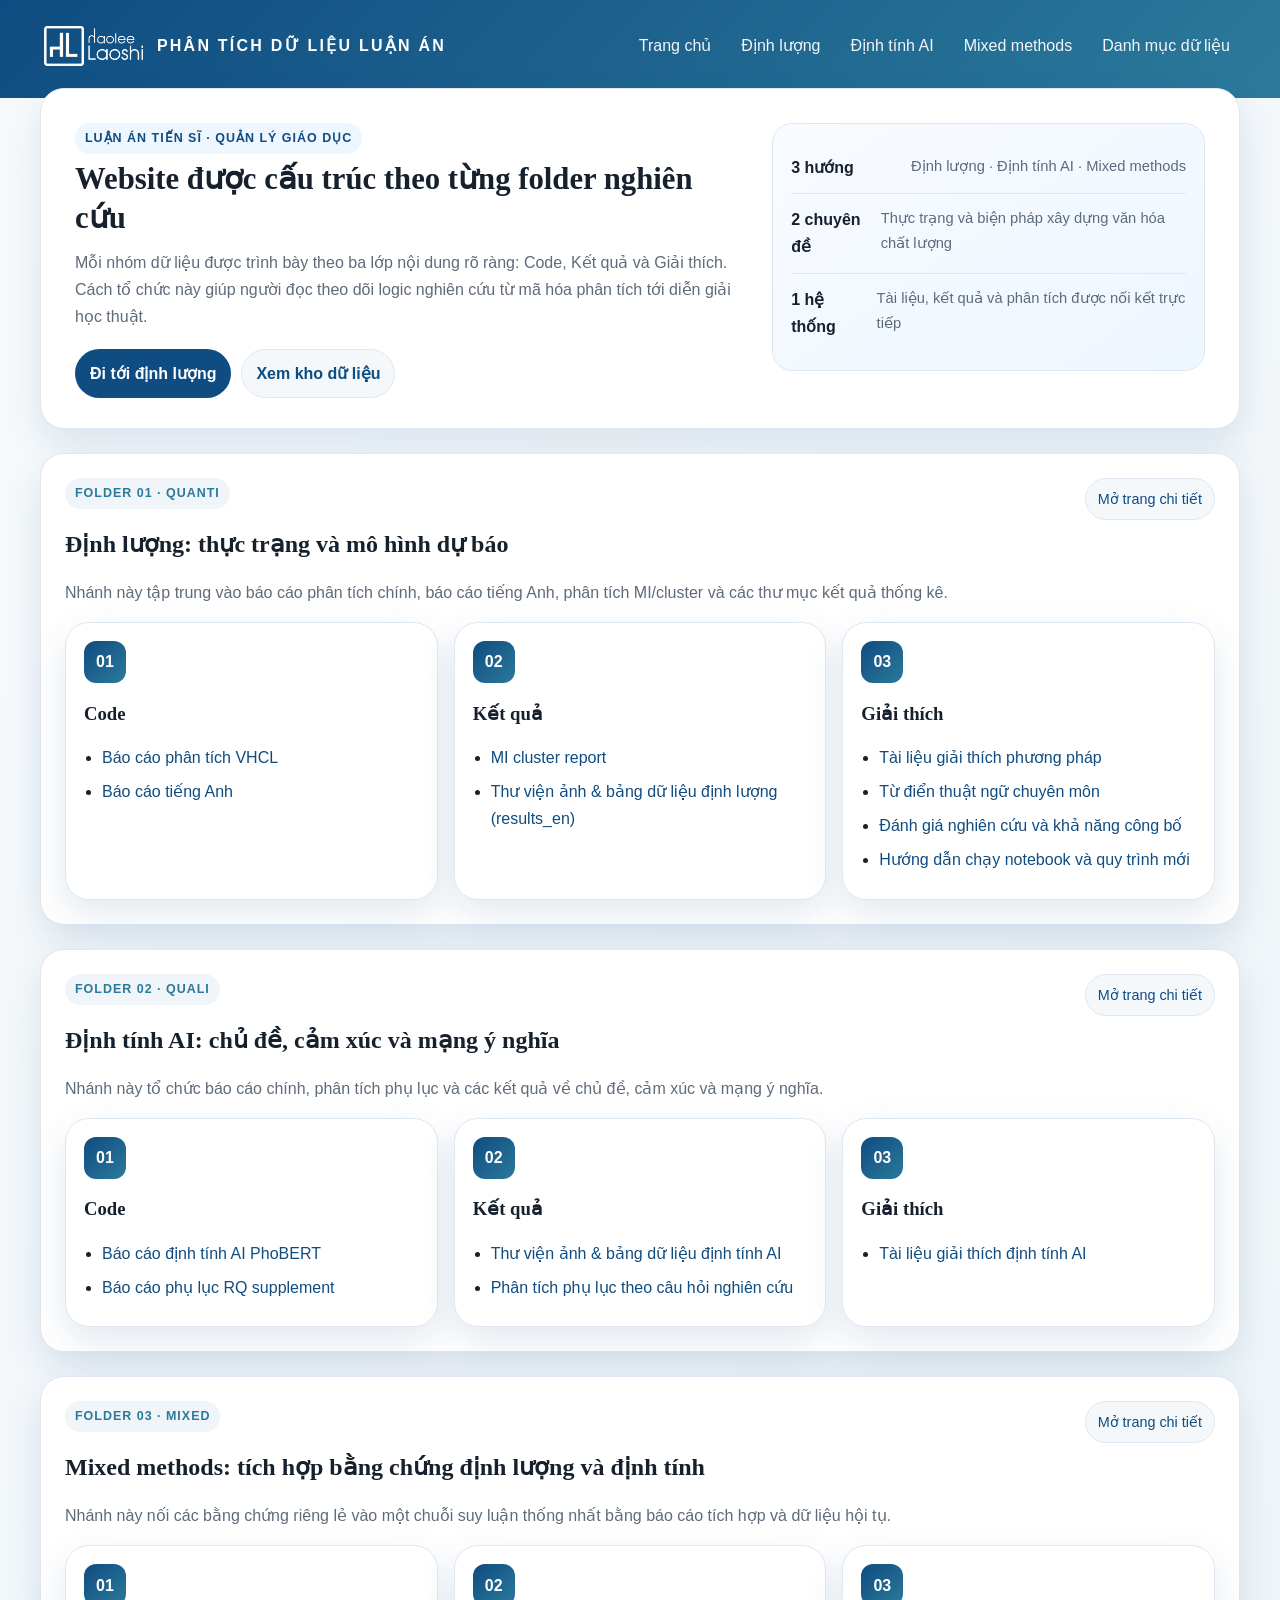
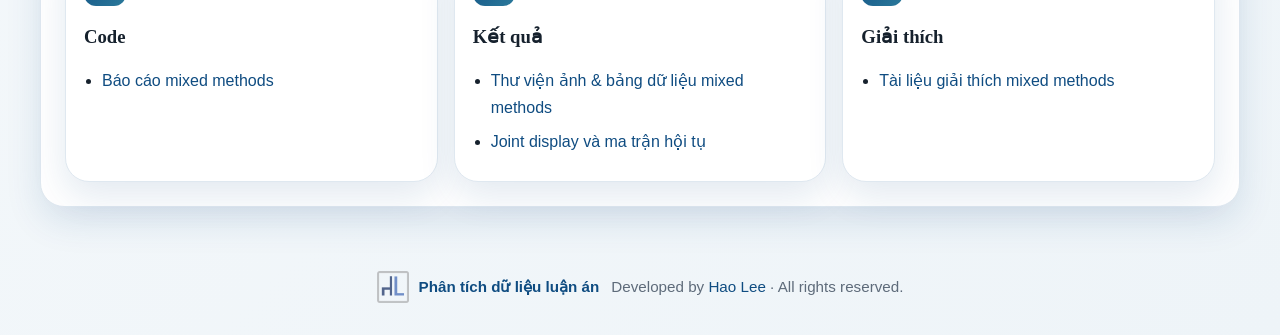
<file: index.html>
<!DOCTYPE html>
<html lang="vi">
<head>
  <meta charset="utf-8" />
  <meta name="viewport" content="width=device-width, initial-scale=1" />
  <title>Website luận án tiến sĩ - Quản lý giáo dục tại Việt Nam</title>
  <meta name="description" content="Website tổng hợp ba hướng phân tích cho luận án tiến sĩ: định lượng, định tính AI và mixed methods." />
  <link rel="stylesheet" href="styles.css" />
</head>
<body>
  <header>
    <nav>
      <div class="brand">
        <img class="brand-logo" src="img/logo00.png" alt="Logo nghiên cứu" />
        <span>Phân tích dữ liệu luận án</span>
      </div>
      <div class="nav-links">
        <a href="index.html">Trang chủ</a>
        <a href="quanti.html">Định lượng</a>
        <a href="quali.html">Định tính AI</a>
        <a href="mixed.html">Mixed methods</a>
        <a href="inventory.html">Danh mục dữ liệu</a>
      </div>
    </nav>
  </header>

  <main>
    <section class="hero">
      <div>
        <span class="eyebrow">Luận án tiến sĩ · Quản lý giáo dục</span>
        <h1>Website được cấu trúc theo từng folder nghiên cứu</h1>
        <p>Mỗi nhóm dữ liệu được trình bày theo ba lớp nội dung rõ ràng: Code, Kết quả và Giải thích. Cách tổ chức này giúp người đọc theo dõi logic nghiên cứu từ mã hóa phân tích tới diễn giải học thuật.</p>
        <div class="hero-actions">
          <a class="btn btn-primary" href="#quanti">Đi tới định lượng</a>
          <a class="btn btn-secondary" href="inventory.html">Xem kho dữ liệu</a>
        </div>
      </div>
      <div class="hero-panel">
        <div class="stat"><strong>3 hướng</strong><span>Định lượng · Định tính AI · Mixed methods</span></div>
        <div class="stat"><strong>2 chuyên đề</strong><span>Thực trạng và biện pháp xây dựng văn hóa chất lượng</span></div>
        <div class="stat"><strong>1 hệ thống</strong><span>Tài liệu, kết quả và phân tích được nối kết trực tiếp</span></div>
      </div>
    </section>

    <section class="module-panel" id="quanti">
      <div class="module-head">
        <div>
          <span class="eyebrow dark">Folder 01 · Quanti</span>
          <h2>Định lượng: thực trạng và mô hình dự báo</h2>
          <p>Nhánh này tập trung vào báo cáo phân tích chính, báo cáo tiếng Anh, phân tích MI/cluster và các thư mục kết quả thống kê.</p>
        </div>
        <a class="chip" href="quanti.html">Mở trang chi tiết</a>
      </div>
      <div class="module-grid">
        <article class="info-card">
          <div class="icon">01</div>
          <h3>Code</h3>
          <ul>
            <li><a href="viewer.html?type=html&file=Quanti/Phan_Tich_VHCL.html">Báo cáo phân tích VHCL</a></li>
            <li><a href="viewer.html?type=html&file=Quanti/Quality_Culture_Analysis_EN.html">Báo cáo tiếng Anh</a></li>
          </ul>
        </article>
        <article class="info-card">
          <div class="icon">02</div>
          <h3>Kết quả</h3>
          <ul>
            <li><a href="viewer.html?type=html&file=Quanti/mi_cluster_executed.html">MI cluster report</a></li>
            <li><a href="quanti.html#quanti-explorer">Thư viện ảnh & bảng dữ liệu định lượng (results_en)</a></li>
          </ul>
        </article>
        <article class="info-card">
          <div class="icon">03</div>
          <h3>Giải thích</h3>
          <ul>
            <li><a href="viewer.html?type=md&file=Quanti/Tai_Lieu_Giai_Thich/01_Giai_Thich_Phuong_Phap_Va_Phan_Tich.md">Tài liệu giải thích phương pháp</a></li>
            <li><a href="viewer.html?type=md&file=Quanti/Tai_Lieu_Giai_Thich/02_Tu_Dien_Thuat_Ngu_Chuyen_Mon.md">Từ điển thuật ngữ chuyên môn</a></li>
            <li><a href="viewer.html?type=md&file=Quanti/Tai_Lieu_Giai_Thich/03_Danh_Gia_Nghien_Cuu_Va_Kha_Nang_Cong_Bo_Q1_Q2.md">Đánh giá nghiên cứu và khả năng công bố</a></li>
            <li><a href="viewer.html?type=md&file=Quanti/Tai_Lieu_Giai_Thich/04_Huong_Dan_Chay_Notebook_Va_Quy_Trinh_Moi.md">Hướng dẫn chạy notebook và quy trình mới</a></li>
          </ul>
        </article>
      </div>
    </section>

    <section class="module-panel" id="quali">
      <div class="module-head">
        <div>
          <span class="eyebrow dark">Folder 02 · Quali</span>
          <h2>Định tính AI: chủ đề, cảm xúc và mạng ý nghĩa</h2>
          <p>Nhánh này tổ chức báo cáo chính, phân tích phụ lục và các kết quả về chủ đề, cảm xúc và mạng ý nghĩa.</p>
        </div>
        <a class="chip" href="quali.html">Mở trang chi tiết</a>
      </div>
      <div class="module-grid">
        <article class="info-card">
          <div class="icon">01</div>
          <h3>Code</h3>
          <ul>
            <li><a href="viewer.html?type=html&file=Quali/Phan_Tich_Dinh_Tinh_AI_PhoBERT.html">Báo cáo định tính AI PhoBERT</a></li>
            <li><a href="viewer.html?type=html&file=Quali/rq_supplement.html">Báo cáo phụ lục RQ supplement</a></li>
          </ul>
        </article>
        <article class="info-card">
          <div class="icon">02</div>
          <h3>Kết quả</h3>
          <ul>
            <li><a href="quali.html#quali-explorer">Thư viện ảnh & bảng dữ liệu định tính AI</a></li>
            <li><a href="viewer.html?type=html&file=Quali/rq_supplement.html">Phân tích phụ lục theo câu hỏi nghiên cứu</a></li>
          </ul>
        </article>
        <article class="info-card">
          <div class="icon">03</div>
          <h3>Giải thích</h3>
          <ul>
            <li><a href="viewer.html?type=md&file=Quali/Tai_Lieu_Giai_Thich/01_Giai_Thich_Phan_Tich_Dinh_Tinh_AI.md">Tài liệu giải thích định tính AI</a></li>
          </ul>
        </article>
      </div>
    </section>

    <section class="module-panel" id="mixed">
      <div class="module-head">
        <div>
          <span class="eyebrow dark">Folder 03 · Mixed</span>
          <h2>Mixed methods: tích hợp bằng chứng định lượng và định tính</h2>
          <p>Nhánh này nối các bằng chứng riêng lẻ vào một chuỗi suy luận thống nhất bằng báo cáo tích hợp và dữ liệu hội tụ.</p>
        </div>
        <a class="chip" href="mixed.html">Mở trang chi tiết</a>
      </div>
      <div class="module-grid">
        <article class="info-card">
          <div class="icon">01</div>
          <h3>Code</h3>
          <ul>
            <li><a href="viewer.html?type=html&file=Mixed/Phan_Tich_Hon_Hop_Mixed_Methods.html">Báo cáo mixed methods</a></li>
          </ul>
        </article>
        <article class="info-card">
          <div class="icon">02</div>
          <h3>Kết quả</h3>
          <ul>
            <li><a href="mixed.html#mixed-explorer">Thư viện ảnh & bảng dữ liệu mixed methods</a></li>
            <li><a href="viewer.html?type=html&file=Mixed/Phan_Tich_Hon_Hop_Mixed_Methods.html">Joint display và ma trận hội tụ</a></li>
          </ul>
        </article>
        <article class="info-card">
          <div class="icon">03</div>
          <h3>Giải thích</h3>
          <ul>
            <li><a href="viewer.html?type=md&file=Mixed/Tai_Lieu_Giai_Thich/01_Giai_Thich_Phan_Tich_Hon_Hop.md">Tài liệu giải thích mixed methods</a></li>
          </ul>
        </article>
      </div>
    </section>
  </main>

  <footer>
    <div class="site-footer-brand">
      <img src="img/logo.png" alt="Logo" />
      <span>Phân tích dữ liệu luận án</span>
    </div>
    <div>Developed by <a href="https://haolaoshi.site/#" target="_blank" rel="noopener">Hao Lee</a> · All rights reserved.</div>
  </footer>
</body>
</html>
</file>
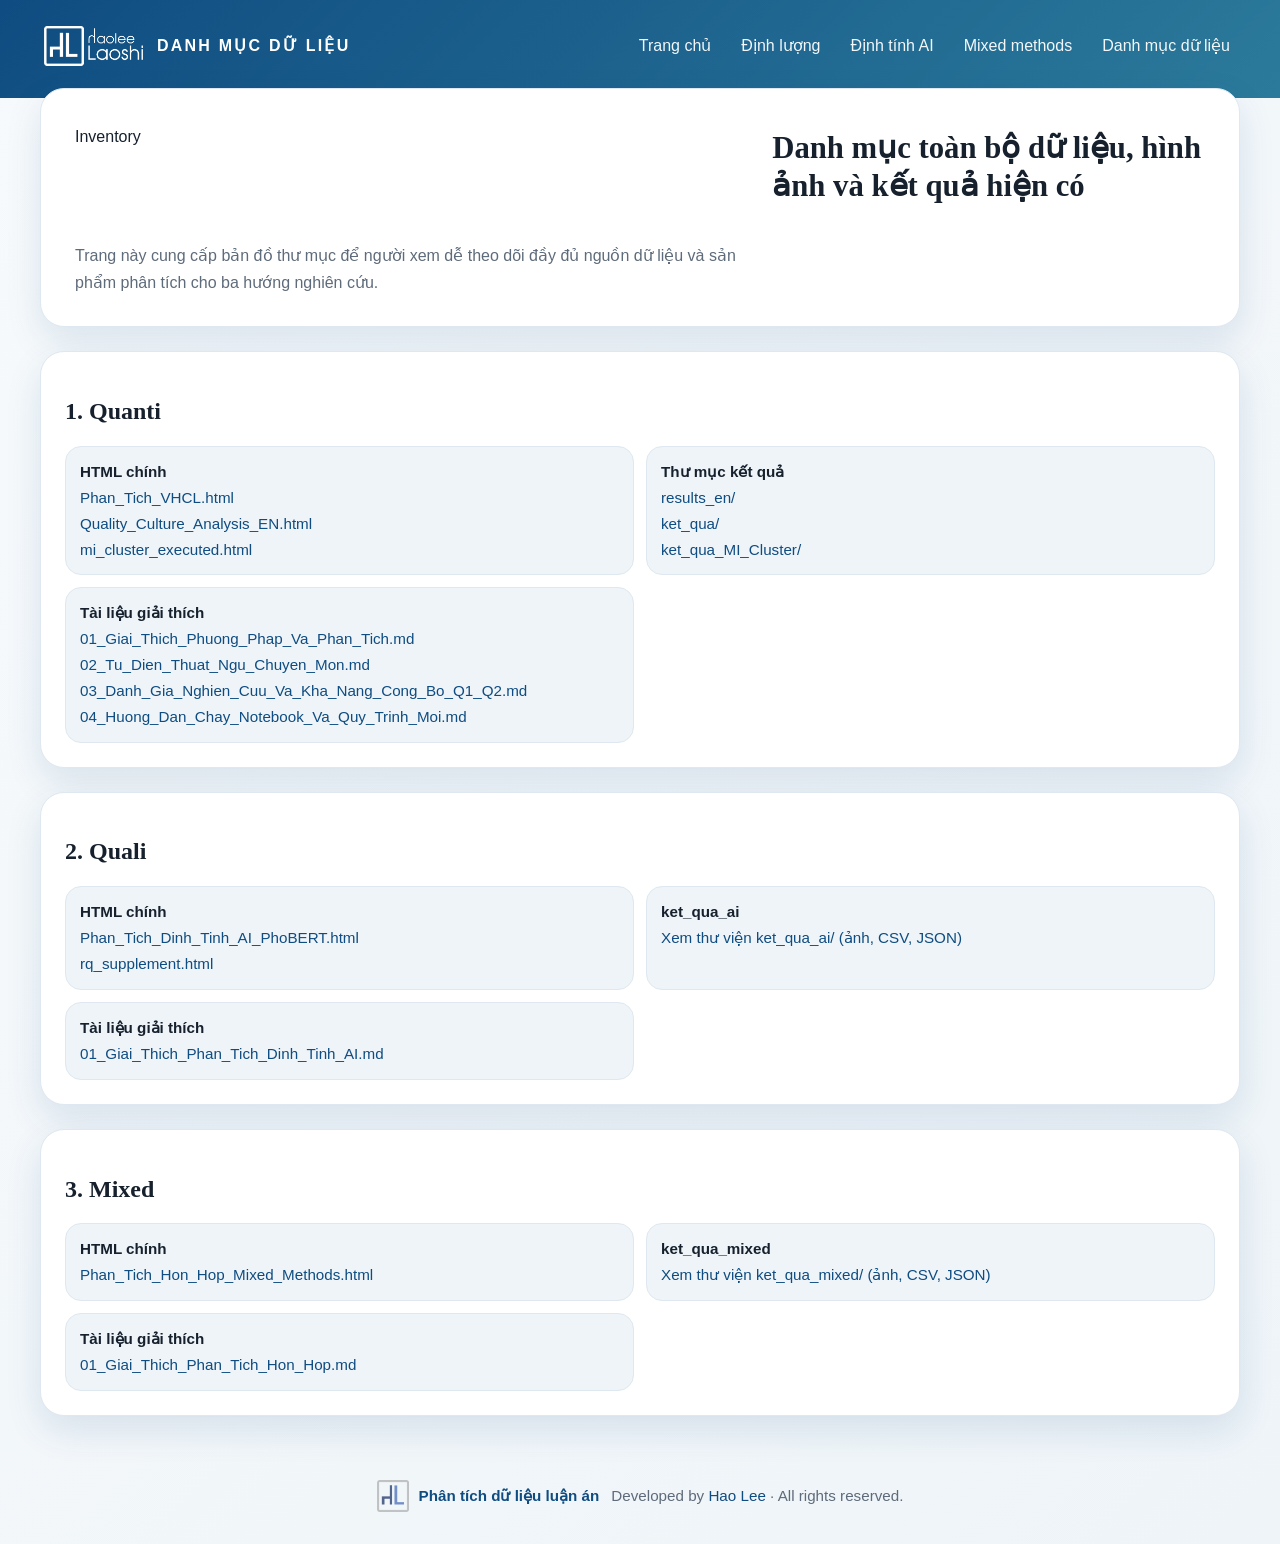
<file: inventory.html>
<!DOCTYPE html>
<html lang="vi">
<head>
  <meta charset="utf-8" />
  <meta name="viewport" content="width=device-width, initial-scale=1" />
  <title>Danh mục dữ liệu và kết quả</title>
  <link rel="stylesheet" href="styles.css" />
</head>
<body>
  <header>
    <nav>
      <div class="brand">
        <img class="brand-logo" src="img/logo00.png" alt="Logo nghiên cứu" />
        <span>Danh mục dữ liệu</span>
      </div>
      <div class="nav-links">
        <a href="index.html">Trang chủ</a>
        <a href="quanti.html">Định lượng</a>
        <a href="quali.html">Định tính AI</a>
        <a href="mixed.html">Mixed methods</a>
        <a href="inventory.html">Danh mục dữ liệu</a>
      </div>
    </nav>
  </header>

  <main>
    <section class="hero">
      <span class="badge">Inventory</span>
      <h1>Danh mục toàn bộ dữ liệu, hình ảnh và kết quả hiện có</h1>
      <p>Trang này cung cấp bản đồ thư mục để người xem dễ theo dõi đầy đủ nguồn dữ liệu và sản phẩm phân tích cho ba hướng nghiên cứu.</p>
    </section>

    <section class="section panel">
      <h2>1. Quanti</h2>
      <div class="file-list">
        <div class="item"><strong>HTML chính</strong><br /><a href="viewer.html?type=html&file=Quanti/Phan_Tich_VHCL.html">Phan_Tich_VHCL.html</a><br /><a href="viewer.html?type=html&file=Quanti/Quality_Culture_Analysis_EN.html">Quality_Culture_Analysis_EN.html</a><br /><a href="viewer.html?type=html&file=Quanti/mi_cluster_executed.html">mi_cluster_executed.html</a></div>
        <div class="item"><strong>Thư mục kết quả</strong><br /><a href="quanti.html#quanti-explorer">results_en/</a><br /><a href="quanti.html#quanti-explorer">ket_qua/</a><br /><a href="quanti.html#quanti-explorer">ket_qua_MI_Cluster/</a></div>
        <div class="item"><strong>Tài liệu giải thích</strong><br /><a href="viewer.html?type=md&file=Quanti/Tai_Lieu_Giai_Thich/01_Giai_Thich_Phuong_Phap_Va_Phan_Tich.md">01_Giai_Thich_Phuong_Phap_Va_Phan_Tich.md</a><br /><a href="viewer.html?type=md&file=Quanti/Tai_Lieu_Giai_Thich/02_Tu_Dien_Thuat_Ngu_Chuyen_Mon.md">02_Tu_Dien_Thuat_Ngu_Chuyen_Mon.md</a><br /><a href="viewer.html?type=md&file=Quanti/Tai_Lieu_Giai_Thich/03_Danh_Gia_Nghien_Cuu_Va_Kha_Nang_Cong_Bo_Q1_Q2.md">03_Danh_Gia_Nghien_Cuu_Va_Kha_Nang_Cong_Bo_Q1_Q2.md</a><br /><a href="viewer.html?type=md&file=Quanti/Tai_Lieu_Giai_Thich/04_Huong_Dan_Chay_Notebook_Va_Quy_Trinh_Moi.md">04_Huong_Dan_Chay_Notebook_Va_Quy_Trinh_Moi.md</a></div>
      </div>
    </section>

    <section class="section panel">
      <h2>2. Quali</h2>
      <div class="file-list">
        <div class="item"><strong>HTML chính</strong><br /><a href="viewer.html?type=html&file=Quali/Phan_Tich_Dinh_Tinh_AI_PhoBERT.html">Phan_Tich_Dinh_Tinh_AI_PhoBERT.html</a><br /><a href="viewer.html?type=html&file=Quali/rq_supplement.html">rq_supplement.html</a></div>
        <div class="item"><strong>ket_qua_ai</strong><br /><a href="quali.html#quali-explorer">Xem thư viện ket_qua_ai/ (ảnh, CSV, JSON)</a></div>
        <div class="item"><strong>Tài liệu giải thích</strong><br /><a href="viewer.html?type=md&file=Quali/Tai_Lieu_Giai_Thich/01_Giai_Thich_Phan_Tich_Dinh_Tinh_AI.md">01_Giai_Thich_Phan_Tich_Dinh_Tinh_AI.md</a></div>
      </div>
    </section>

    <section class="section panel">
      <h2>3. Mixed</h2>
      <div class="file-list">
        <div class="item"><strong>HTML chính</strong><br /><a href="viewer.html?type=html&file=Mixed/Phan_Tich_Hon_Hop_Mixed_Methods.html">Phan_Tich_Hon_Hop_Mixed_Methods.html</a></div>
        <div class="item"><strong>ket_qua_mixed</strong><br /><a href="mixed.html#mixed-explorer">Xem thư viện ket_qua_mixed/ (ảnh, CSV, JSON)</a></div>
        <div class="item"><strong>Tài liệu giải thích</strong><br /><a href="viewer.html?type=md&file=Mixed/Tai_Lieu_Giai_Thich/01_Giai_Thich_Phan_Tich_Hon_Hop.md">01_Giai_Thich_Phan_Tich_Hon_Hop.md</a></div>
      </div>
    </section>
  </main>

  <footer>
    <div class="site-footer-brand">
      <img src="img/logo.png" alt="Logo" />
      <span>Phân tích dữ liệu luận án</span>
    </div>
    <div>Developed by <a href="https://haolaoshi.site/#" target="_blank" rel="noopener">Hao Lee</a> · All rights reserved.</div>
  </footer>
</body>
</html>
</file>
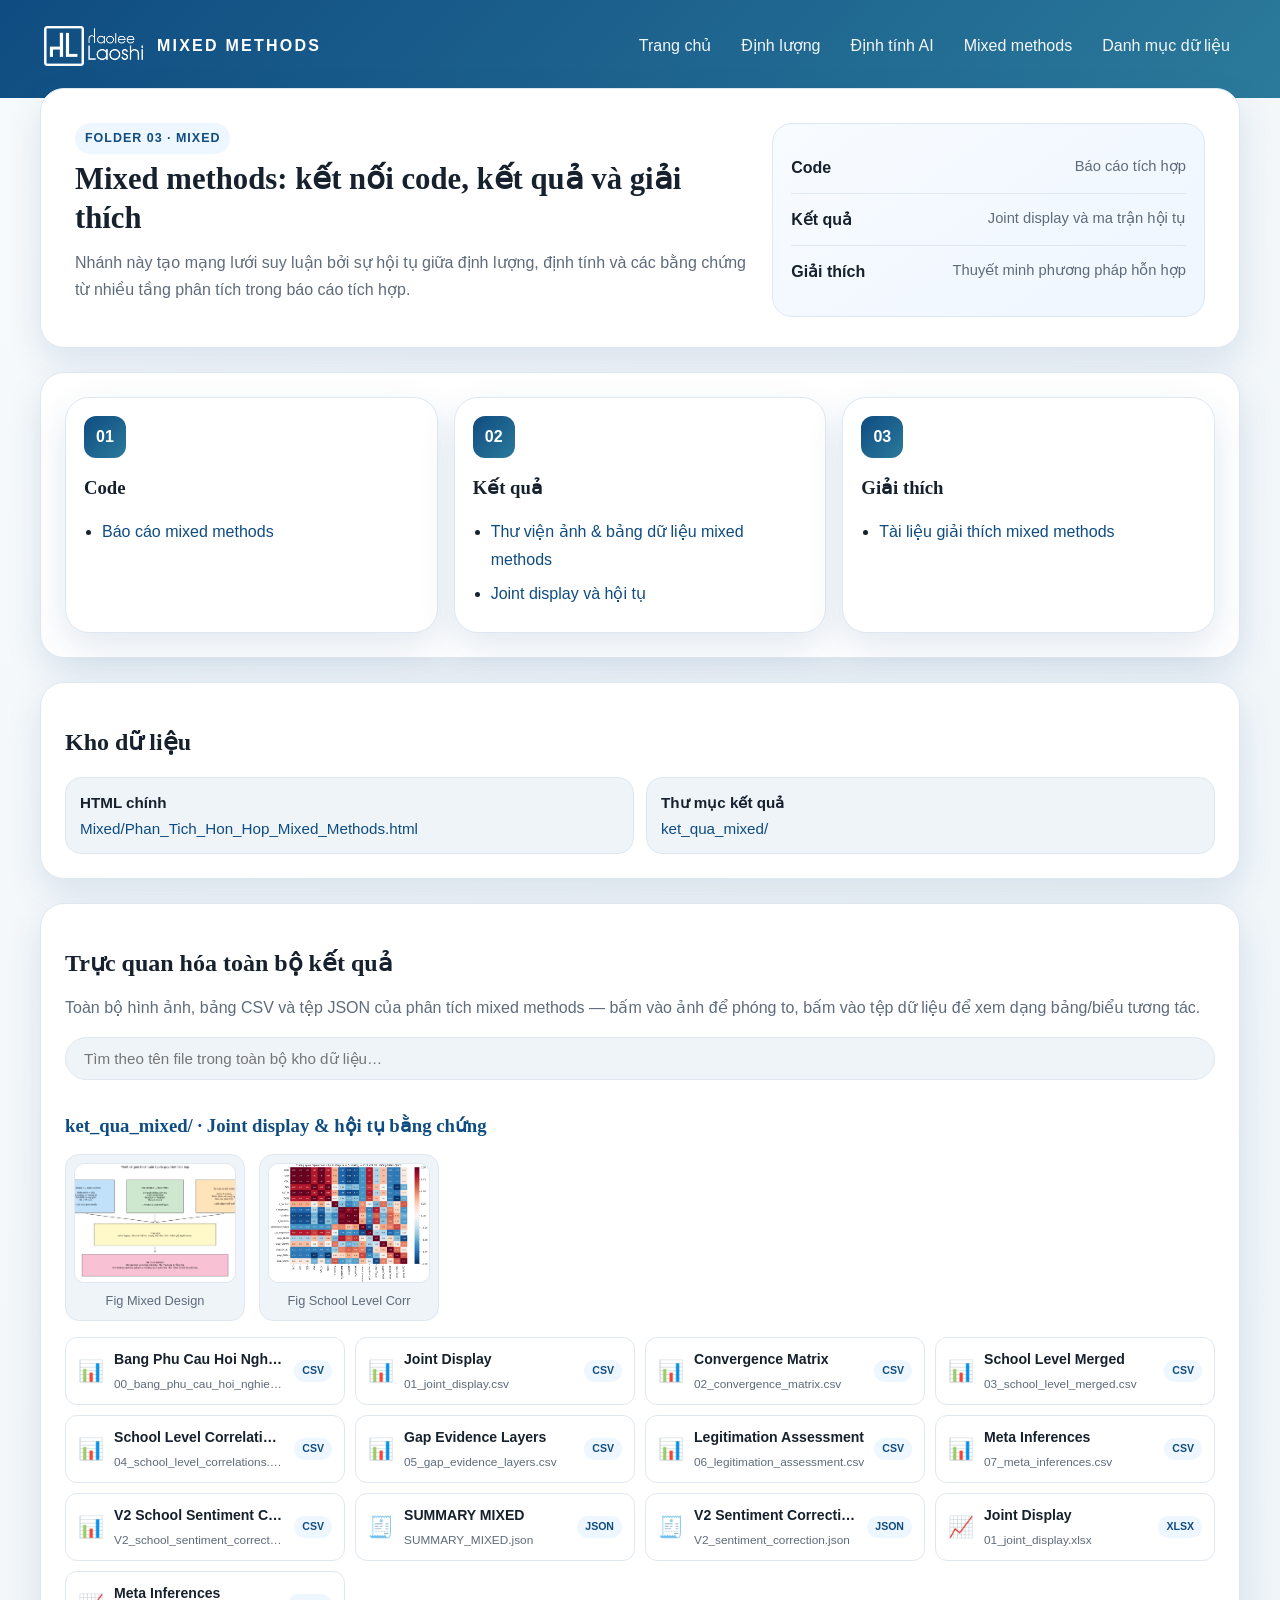
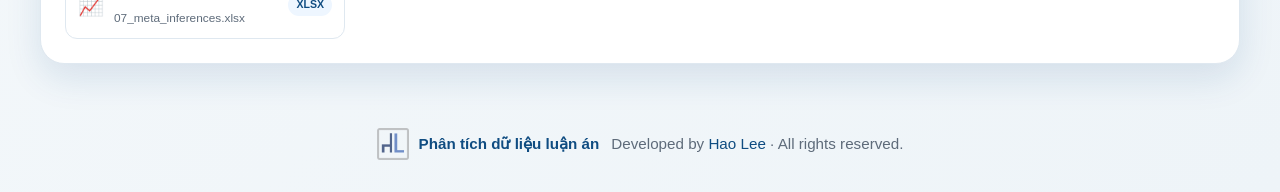
<file: mixed.html>
<!DOCTYPE html>
<html lang="vi">
<head>
  <meta charset="utf-8" />
  <meta name="viewport" content="width=device-width, initial-scale=1" />
  <title>Mixed methods - Mixed</title>
  <link rel="stylesheet" href="styles.css" />
</head>
<body>
  <header>
    <nav>
      <div class="brand">
        <img class="brand-logo" src="img/logo00.png" alt="Logo nghiên cứu" />
        <span>Mixed methods</span>
      </div>
      <div class="nav-links">
        <a href="index.html">Trang chủ</a>
        <a href="quanti.html">Định lượng</a>
        <a href="quali.html">Định tính AI</a>
        <a href="mixed.html">Mixed methods</a>
        <a href="inventory.html">Danh mục dữ liệu</a>
      </div>
    </nav>
  </header>

  <main>
    <section class="hero">
      <div>
        <span class="eyebrow">Folder 03 · Mixed</span>
        <h1>Mixed methods: kết nối code, kết quả và giải thích</h1>
        <p>Nhánh này tạo mạng lưới suy luận bởi sự hội tụ giữa định lượng, định tính và các bằng chứng từ nhiều tầng phân tích trong báo cáo tích hợp.</p>
      </div>
      <div class="hero-panel">
        <div class="stat"><strong>Code</strong><span>Báo cáo tích hợp</span></div>
        <div class="stat"><strong>Kết quả</strong><span>Joint display và ma trận hội tụ</span></div>
        <div class="stat"><strong>Giải thích</strong><span>Thuyết minh phương pháp hỗn hợp</span></div>
      </div>
    </section>

    <section class="module-panel">
      <div class="module-grid">
        <article class="info-card">
          <div class="icon">01</div>
          <h3>Code</h3>
          <ul>
            <li><a href="viewer.html?type=html&file=Mixed/Phan_Tich_Hon_Hop_Mixed_Methods.html">Báo cáo mixed methods</a></li>
          </ul>
        </article>
        <article class="info-card">
          <div class="icon">02</div>
          <h3>Kết quả</h3>
          <ul>
            <li><a href="#mixed-explorer">Thư viện ảnh & bảng dữ liệu mixed methods</a></li>
            <li><a href="viewer.html?type=html&file=Mixed/Phan_Tich_Hon_Hop_Mixed_Methods.html">Joint display và hội tụ</a></li>
          </ul>
        </article>
        <article class="info-card">
          <div class="icon">03</div>
          <h3>Giải thích</h3>
          <ul>
            <li><a href="viewer.html?type=md&file=Mixed/Tai_Lieu_Giai_Thich/01_Giai_Thich_Phan_Tich_Hon_Hop.md">Tài liệu giải thích mixed methods</a></li>
          </ul>
        </article>
      </div>
    </section>

    <section class="section panel">
      <h2>Kho dữ liệu</h2>
      <div class="file-list">
        <div class="item"><strong>HTML chính</strong><br /><a href="viewer.html?type=html&file=Mixed/Phan_Tich_Hon_Hop_Mixed_Methods.html">Mixed/Phan_Tich_Hon_Hop_Mixed_Methods.html</a></div>
        <div class="item"><strong>Thư mục kết quả</strong><br /><a href="#mixed-explorer">ket_qua_mixed/</a></div>
      </div>
    </section>

    <section class="section panel">
      <h2>Trực quan hóa toàn bộ kết quả</h2>
      <p style="color: var(--muted); margin-top: -4px;">Toàn bộ hình ảnh, bảng CSV và tệp JSON của phân tích mixed methods — bấm vào ảnh để phóng to, bấm vào tệp dữ liệu để xem dạng bảng/biểu tương tác.</p>
      <div id="mixed-explorer"></div>
    </section>
  </main>

  <footer>
    <div class="site-footer-brand">
      <img src="img/logo.png" alt="Logo" />
      <span>Phân tích dữ liệu luận án</span>
    </div>
    <div>Developed by <a href="https://haolaoshi.site/#" target="_blank" rel="noopener">Hao Lee</a> · All rights reserved.</div>
  </footer>

  <script src="assets.js"></script>
  <script>
    renderAssetExplorer('mixed-explorer', [
      {
        label: 'ket_qua_mixed/ · Joint display & hội tụ bằng chứng',
        folder: 'Mixed/ket_qua_mixed',
        images: [
          "Mixed/ket_qua_mixed/fig_mixed_design.png",
          "Mixed/ket_qua_mixed/fig_school_level_corr.png"
        ],
        data: [
          "Mixed/ket_qua_mixed/00_bang_phu_cau_hoi_nghien_cuu.csv",
          "Mixed/ket_qua_mixed/01_joint_display.csv",
          "Mixed/ket_qua_mixed/02_convergence_matrix.csv",
          "Mixed/ket_qua_mixed/03_school_level_merged.csv",
          "Mixed/ket_qua_mixed/04_school_level_correlations.csv",
          "Mixed/ket_qua_mixed/05_gap_evidence_layers.csv",
          "Mixed/ket_qua_mixed/06_legitimation_assessment.csv",
          "Mixed/ket_qua_mixed/07_meta_inferences.csv",
          "Mixed/ket_qua_mixed/V2_school_sentiment_corrected.csv",
          "Mixed/ket_qua_mixed/SUMMARY_MIXED.json",
          "Mixed/ket_qua_mixed/V2_sentiment_correction.json",
          "Mixed/ket_qua_mixed/01_joint_display.xlsx",
          "Mixed/ket_qua_mixed/07_meta_inferences.xlsx"
        ]
      }
    ]);
  </script>
</body>
</html>
</file>
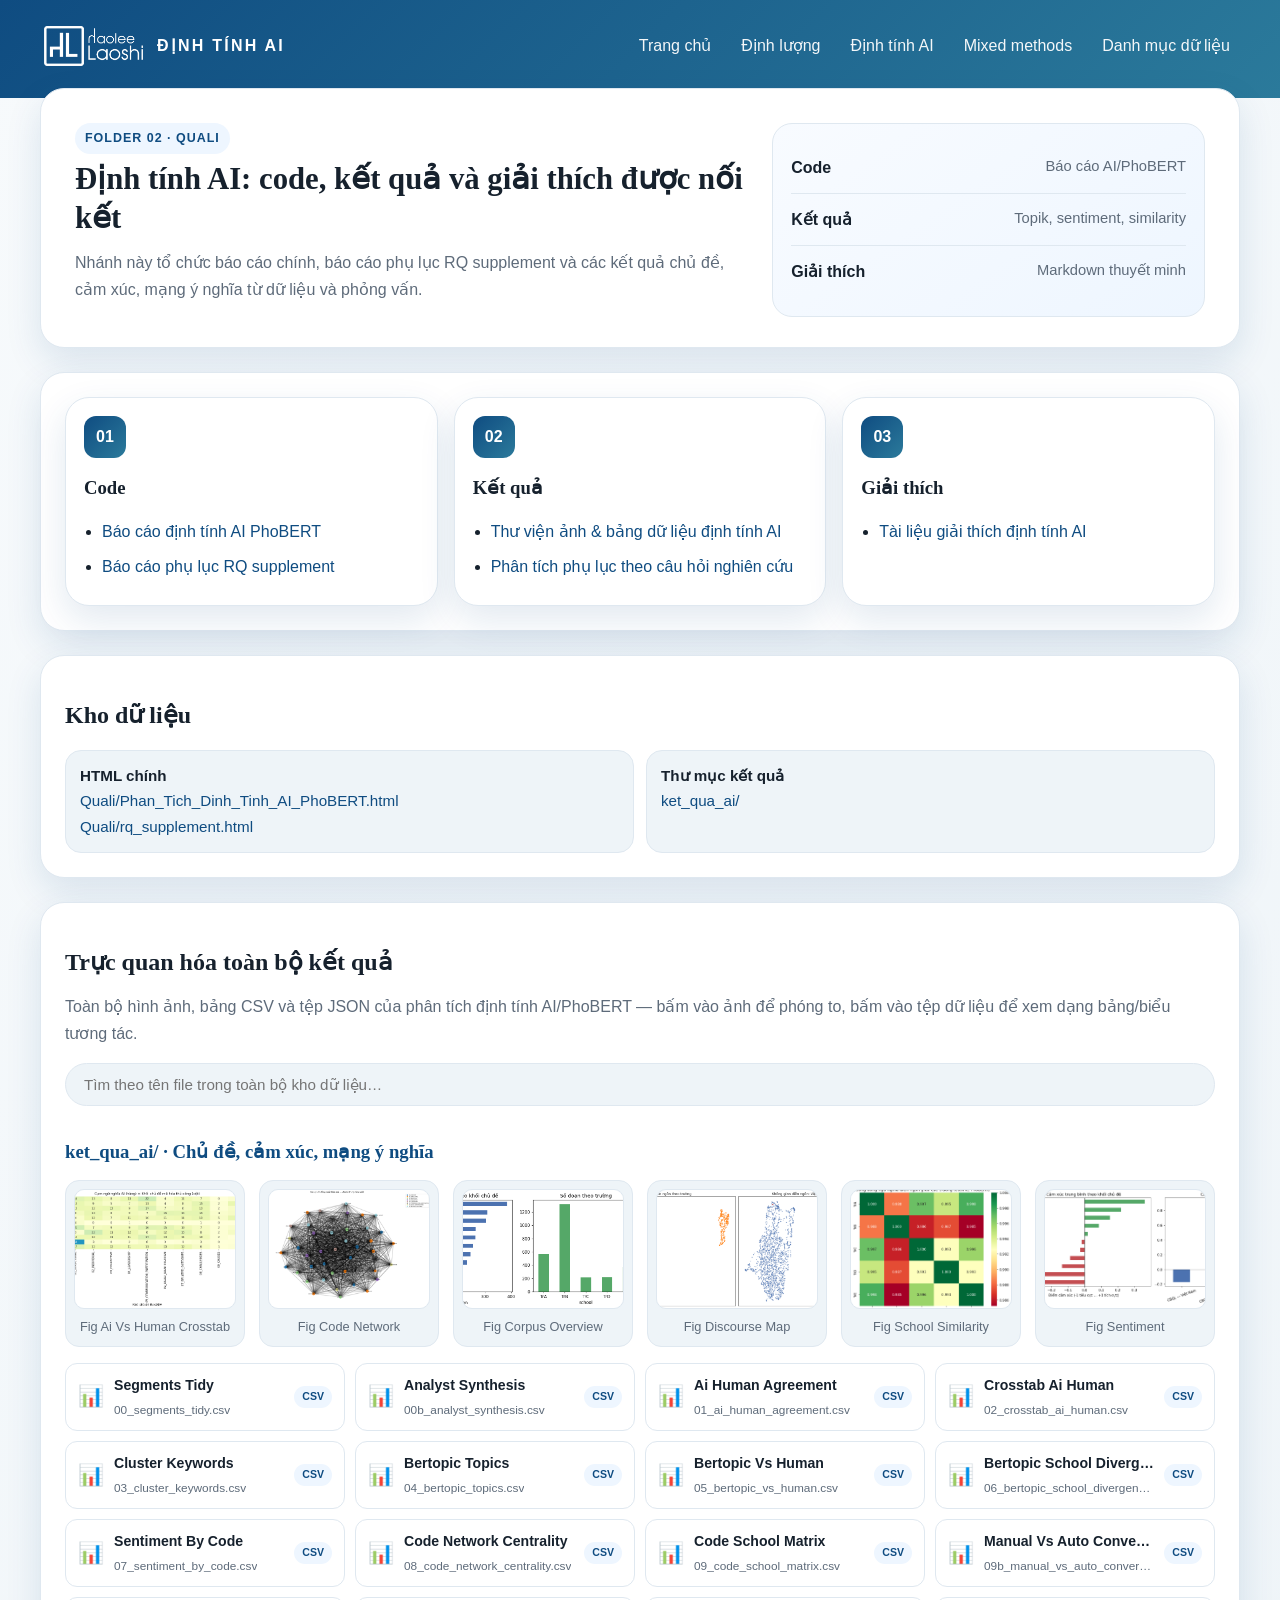
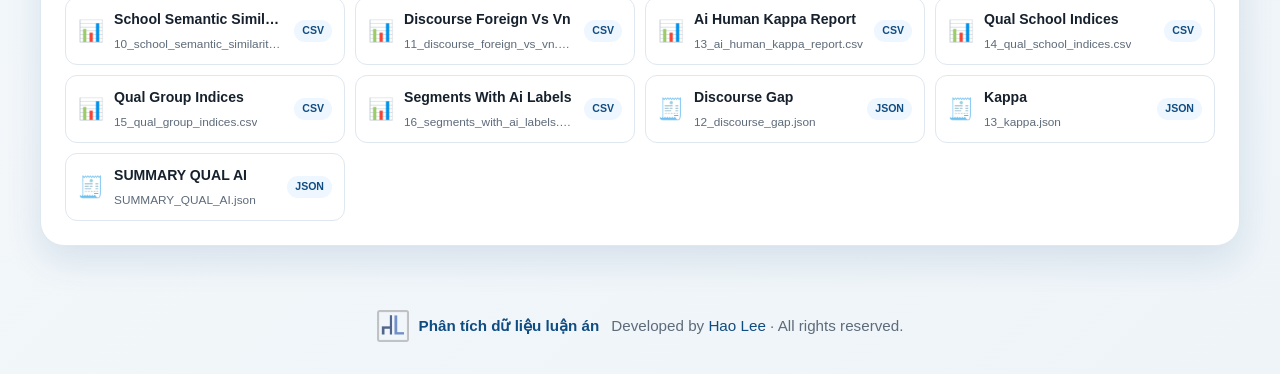
<file: quali.html>
<!DOCTYPE html>
<html lang="vi">
<head>
  <meta charset="utf-8" />
  <meta name="viewport" content="width=device-width, initial-scale=1" />
  <title>Định tính AI - Quali</title>
  <link rel="stylesheet" href="styles.css" />
</head>
<body>
  <header>
    <nav>
      <div class="brand">
        <img class="brand-logo" src="img/logo00.png" alt="Logo nghiên cứu" />
        <span>Định tính AI</span>
      </div>
      <div class="nav-links">
        <a href="index.html">Trang chủ</a>
        <a href="quanti.html">Định lượng</a>
        <a href="quali.html">Định tính AI</a>
        <a href="mixed.html">Mixed methods</a>
        <a href="inventory.html">Danh mục dữ liệu</a>
      </div>
    </nav>
  </header>

  <main>
    <section class="hero">
      <div>
        <span class="eyebrow">Folder 02 · Quali</span>
        <h1>Định tính AI: code, kết quả và giải thích được nối kết</h1>
        <p>Nhánh này tổ chức báo cáo chính, báo cáo phụ lục RQ supplement và các kết quả chủ đề, cảm xúc, mạng ý nghĩa từ dữ liệu và phỏng vấn.</p>
      </div>
      <div class="hero-panel">
        <div class="stat"><strong>Code</strong><span>Báo cáo AI/PhoBERT</span></div>
        <div class="stat"><strong>Kết quả</strong><span>Topik, sentiment, similarity</span></div>
        <div class="stat"><strong>Giải thích</strong><span>Markdown thuyết minh</span></div>
      </div>
    </section>

    <section class="module-panel">
      <div class="module-grid">
        <article class="info-card">
          <div class="icon">01</div>
          <h3>Code</h3>
          <ul>
            <li><a href="viewer.html?type=html&file=Quali/Phan_Tich_Dinh_Tinh_AI_PhoBERT.html">Báo cáo định tính AI PhoBERT</a></li>
            <li><a href="viewer.html?type=html&file=Quali/rq_supplement.html">Báo cáo phụ lục RQ supplement</a></li>
          </ul>
        </article>
        <article class="info-card">
          <div class="icon">02</div>
          <h3>Kết quả</h3>
          <ul>
            <li><a href="#quali-explorer">Thư viện ảnh & bảng dữ liệu định tính AI</a></li>
            <li><a href="viewer.html?type=html&file=Quali/rq_supplement.html">Phân tích phụ lục theo câu hỏi nghiên cứu</a></li>
          </ul>
        </article>
        <article class="info-card">
          <div class="icon">03</div>
          <h3>Giải thích</h3>
          <ul>
            <li><a href="viewer.html?type=md&file=Quali/Tai_Lieu_Giai_Thich/01_Giai_Thich_Phan_Tich_Dinh_Tinh_AI.md">Tài liệu giải thích định tính AI</a></li>
          </ul>
        </article>
      </div>
    </section>

    <section class="section panel">
      <h2>Kho dữ liệu</h2>
      <div class="file-list">
        <div class="item"><strong>HTML chính</strong><br /><a href="viewer.html?type=html&file=Quali/Phan_Tich_Dinh_Tinh_AI_PhoBERT.html">Quali/Phan_Tich_Dinh_Tinh_AI_PhoBERT.html</a><br /><a href="viewer.html?type=html&file=Quali/rq_supplement.html">Quali/rq_supplement.html</a></div>
        <div class="item"><strong>Thư mục kết quả</strong><br /><a href="#quali-explorer">ket_qua_ai/</a></div>
      </div>
    </section>

    <section class="section panel">
      <h2>Trực quan hóa toàn bộ kết quả</h2>
      <p style="color: var(--muted); margin-top: -4px;">Toàn bộ hình ảnh, bảng CSV và tệp JSON của phân tích định tính AI/PhoBERT — bấm vào ảnh để phóng to, bấm vào tệp dữ liệu để xem dạng bảng/biểu tương tác.</p>
      <div id="quali-explorer"></div>
    </section>
  </main>

  <footer>
    <div class="site-footer-brand">
      <img src="img/logo.png" alt="Logo" />
      <span>Phân tích dữ liệu luận án</span>
    </div>
    <div>Developed by <a href="https://haolaoshi.site/#" target="_blank" rel="noopener">Hao Lee</a> · All rights reserved.</div>
  </footer>

  <script src="assets.js"></script>
  <script>
    renderAssetExplorer('quali-explorer', [
      {
        label: 'ket_qua_ai/ · Chủ đề, cảm xúc, mạng ý nghĩa',
        folder: 'Quali/ket_qua_ai',
        images: [
          "Quali/ket_qua_ai/fig_ai_vs_human_crosstab.png",
          "Quali/ket_qua_ai/fig_code_network.png",
          "Quali/ket_qua_ai/fig_corpus_overview.png",
          "Quali/ket_qua_ai/fig_discourse_map.png",
          "Quali/ket_qua_ai/fig_school_similarity.png",
          "Quali/ket_qua_ai/fig_sentiment.png"
        ],
        data: [
          "Quali/ket_qua_ai/00_segments_tidy.csv",
          "Quali/ket_qua_ai/00b_analyst_synthesis.csv",
          "Quali/ket_qua_ai/01_ai_human_agreement.csv",
          "Quali/ket_qua_ai/02_crosstab_ai_human.csv",
          "Quali/ket_qua_ai/03_cluster_keywords.csv",
          "Quali/ket_qua_ai/04_bertopic_topics.csv",
          "Quali/ket_qua_ai/05_bertopic_vs_human.csv",
          "Quali/ket_qua_ai/06_bertopic_school_divergence.csv",
          "Quali/ket_qua_ai/07_sentiment_by_code.csv",
          "Quali/ket_qua_ai/08_code_network_centrality.csv",
          "Quali/ket_qua_ai/09_code_school_matrix.csv",
          "Quali/ket_qua_ai/09b_manual_vs_auto_convergence.csv",
          "Quali/ket_qua_ai/10_school_semantic_similarity.csv",
          "Quali/ket_qua_ai/11_discourse_foreign_vs_vn.csv",
          "Quali/ket_qua_ai/13_ai_human_kappa_report.csv",
          "Quali/ket_qua_ai/14_qual_school_indices.csv",
          "Quali/ket_qua_ai/15_qual_group_indices.csv",
          "Quali/ket_qua_ai/16_segments_with_ai_labels.csv",
          "Quali/ket_qua_ai/12_discourse_gap.json",
          "Quali/ket_qua_ai/13_kappa.json",
          "Quali/ket_qua_ai/SUMMARY_QUAL_AI.json"
        ]
      }
    ]);
  </script>
</body>
</html>
</file>
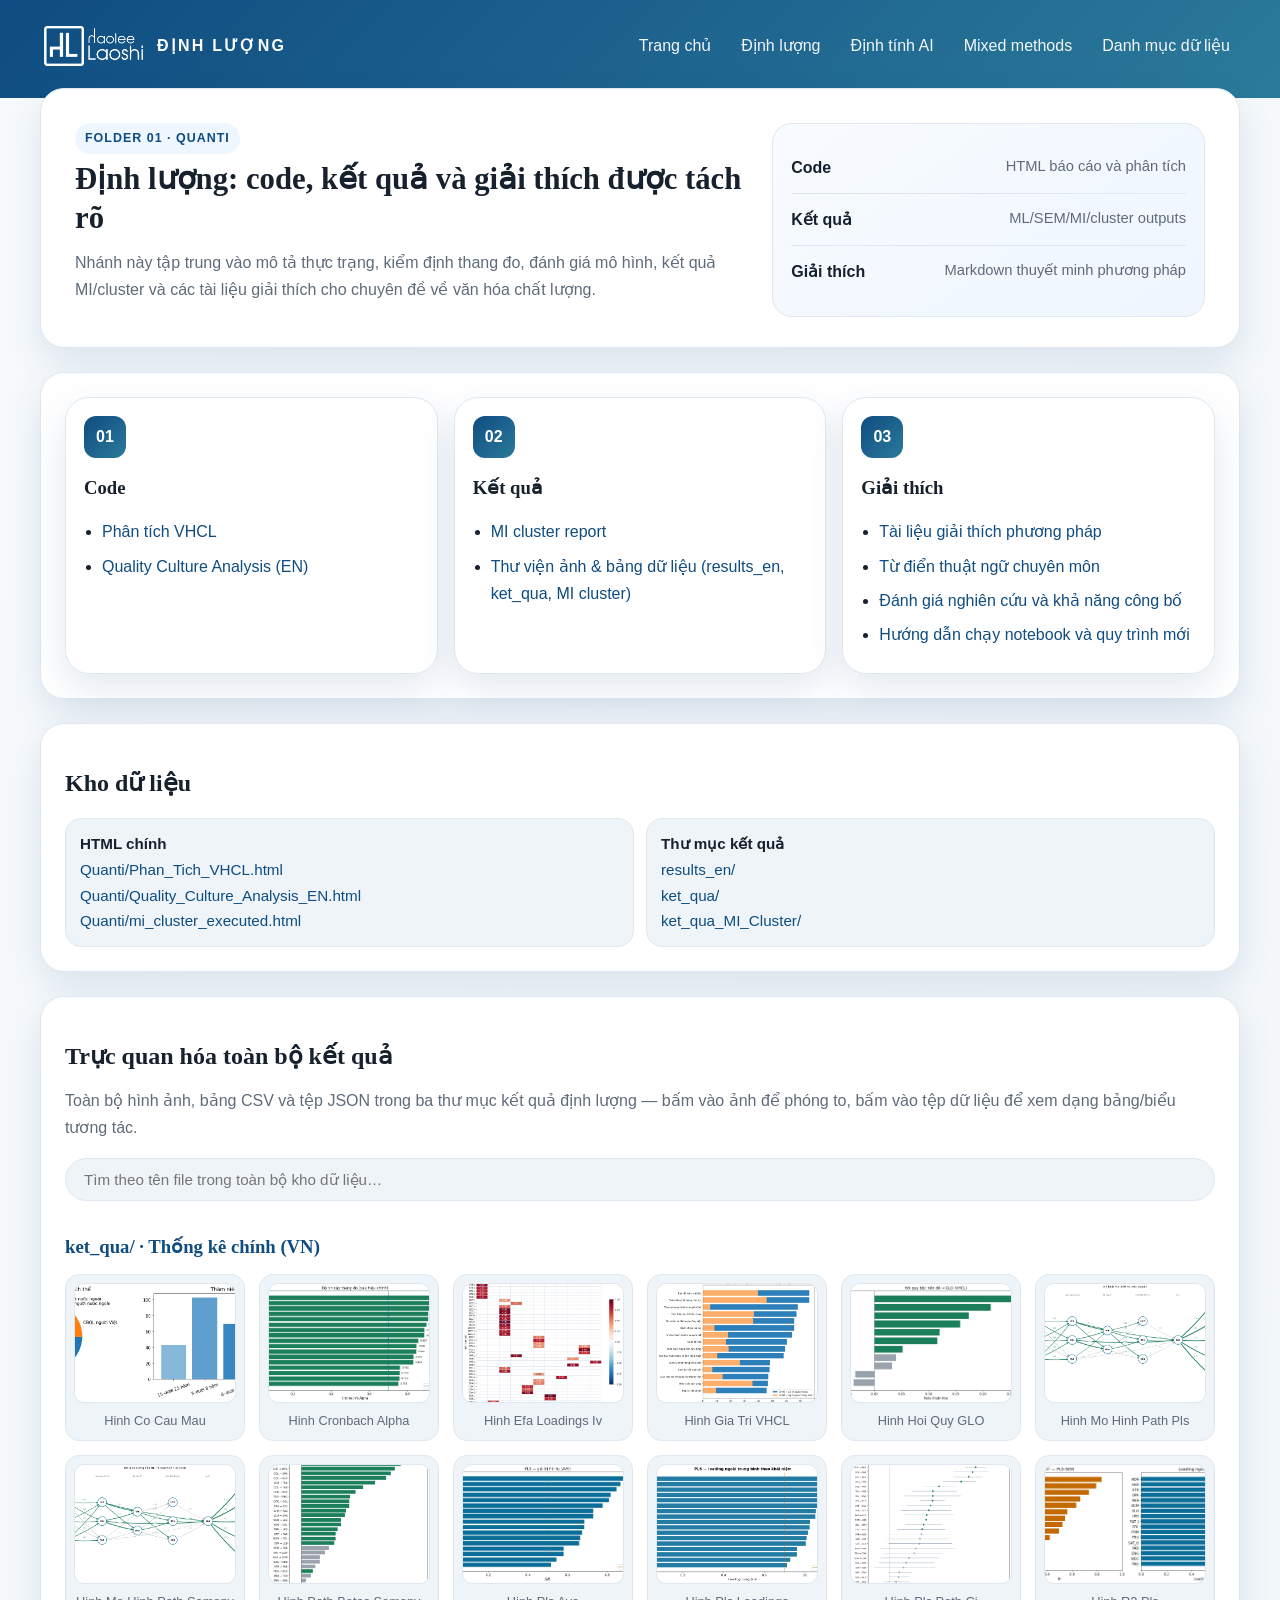
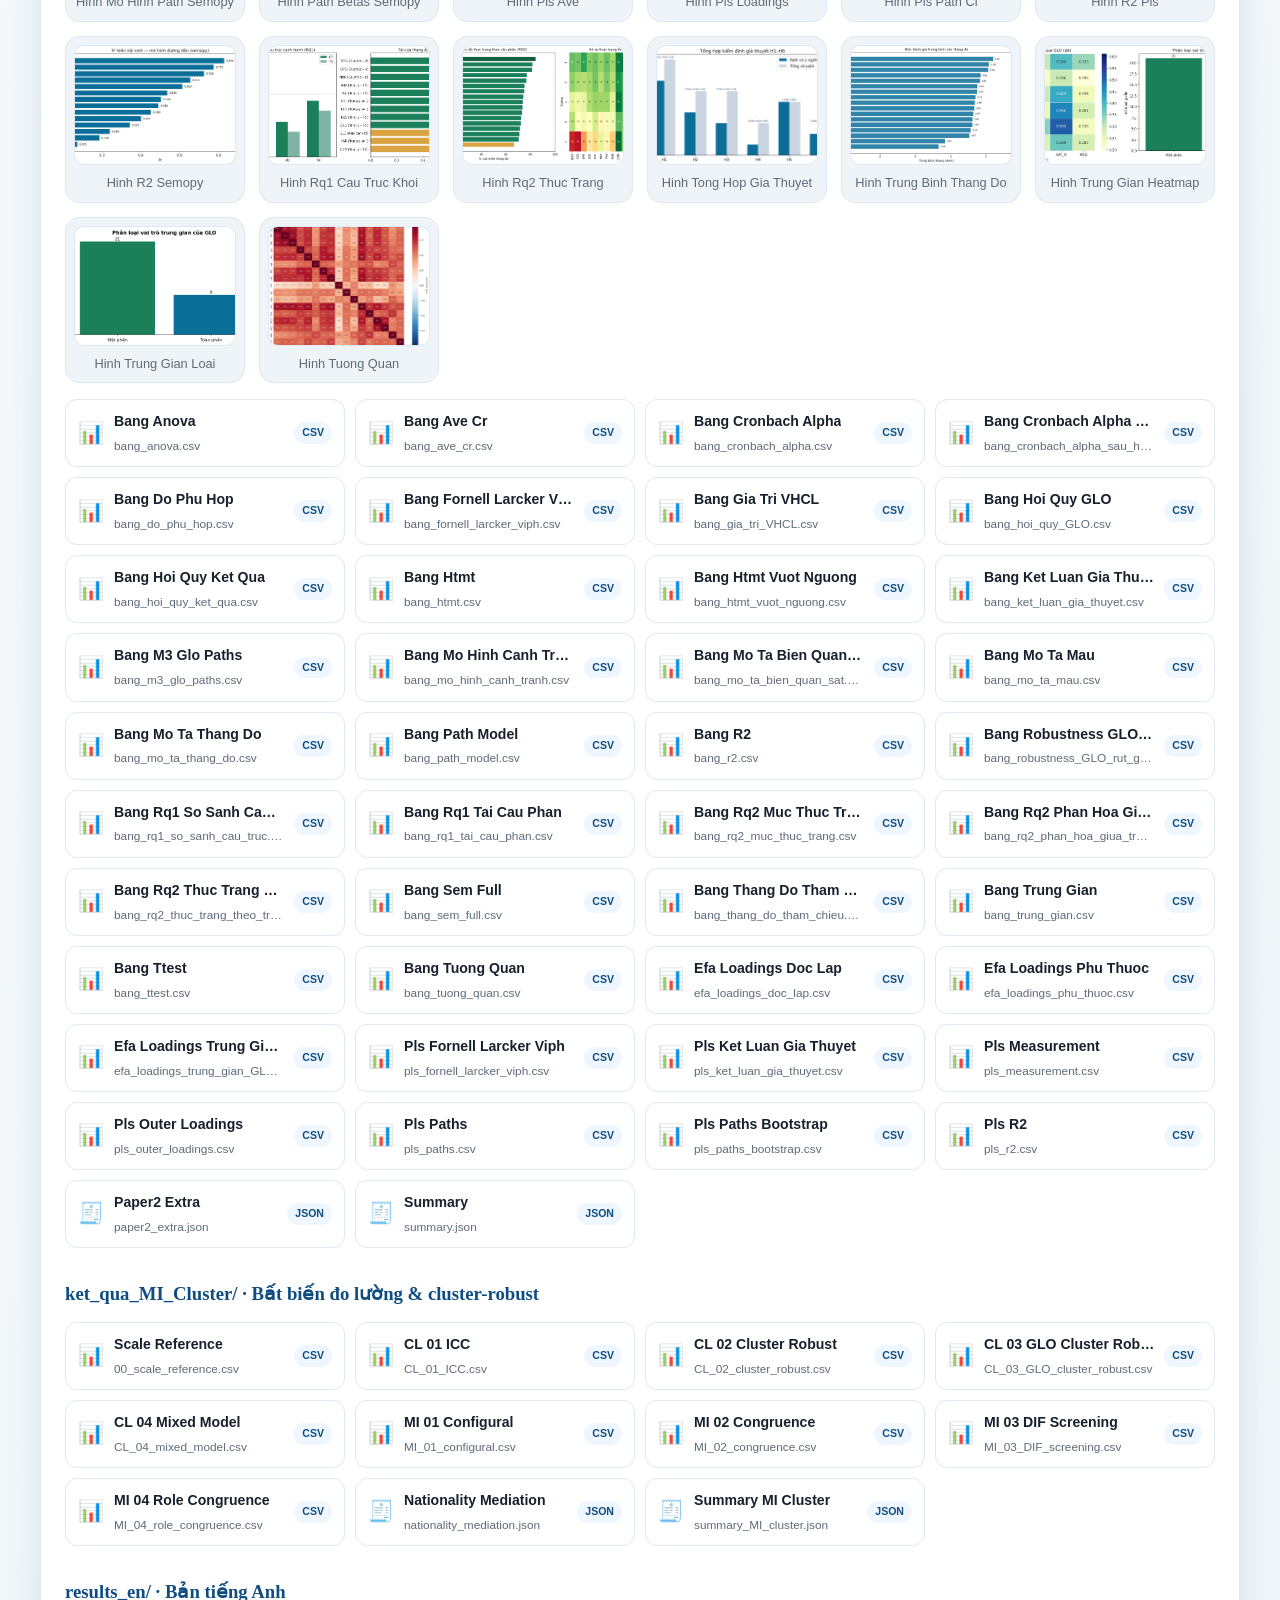
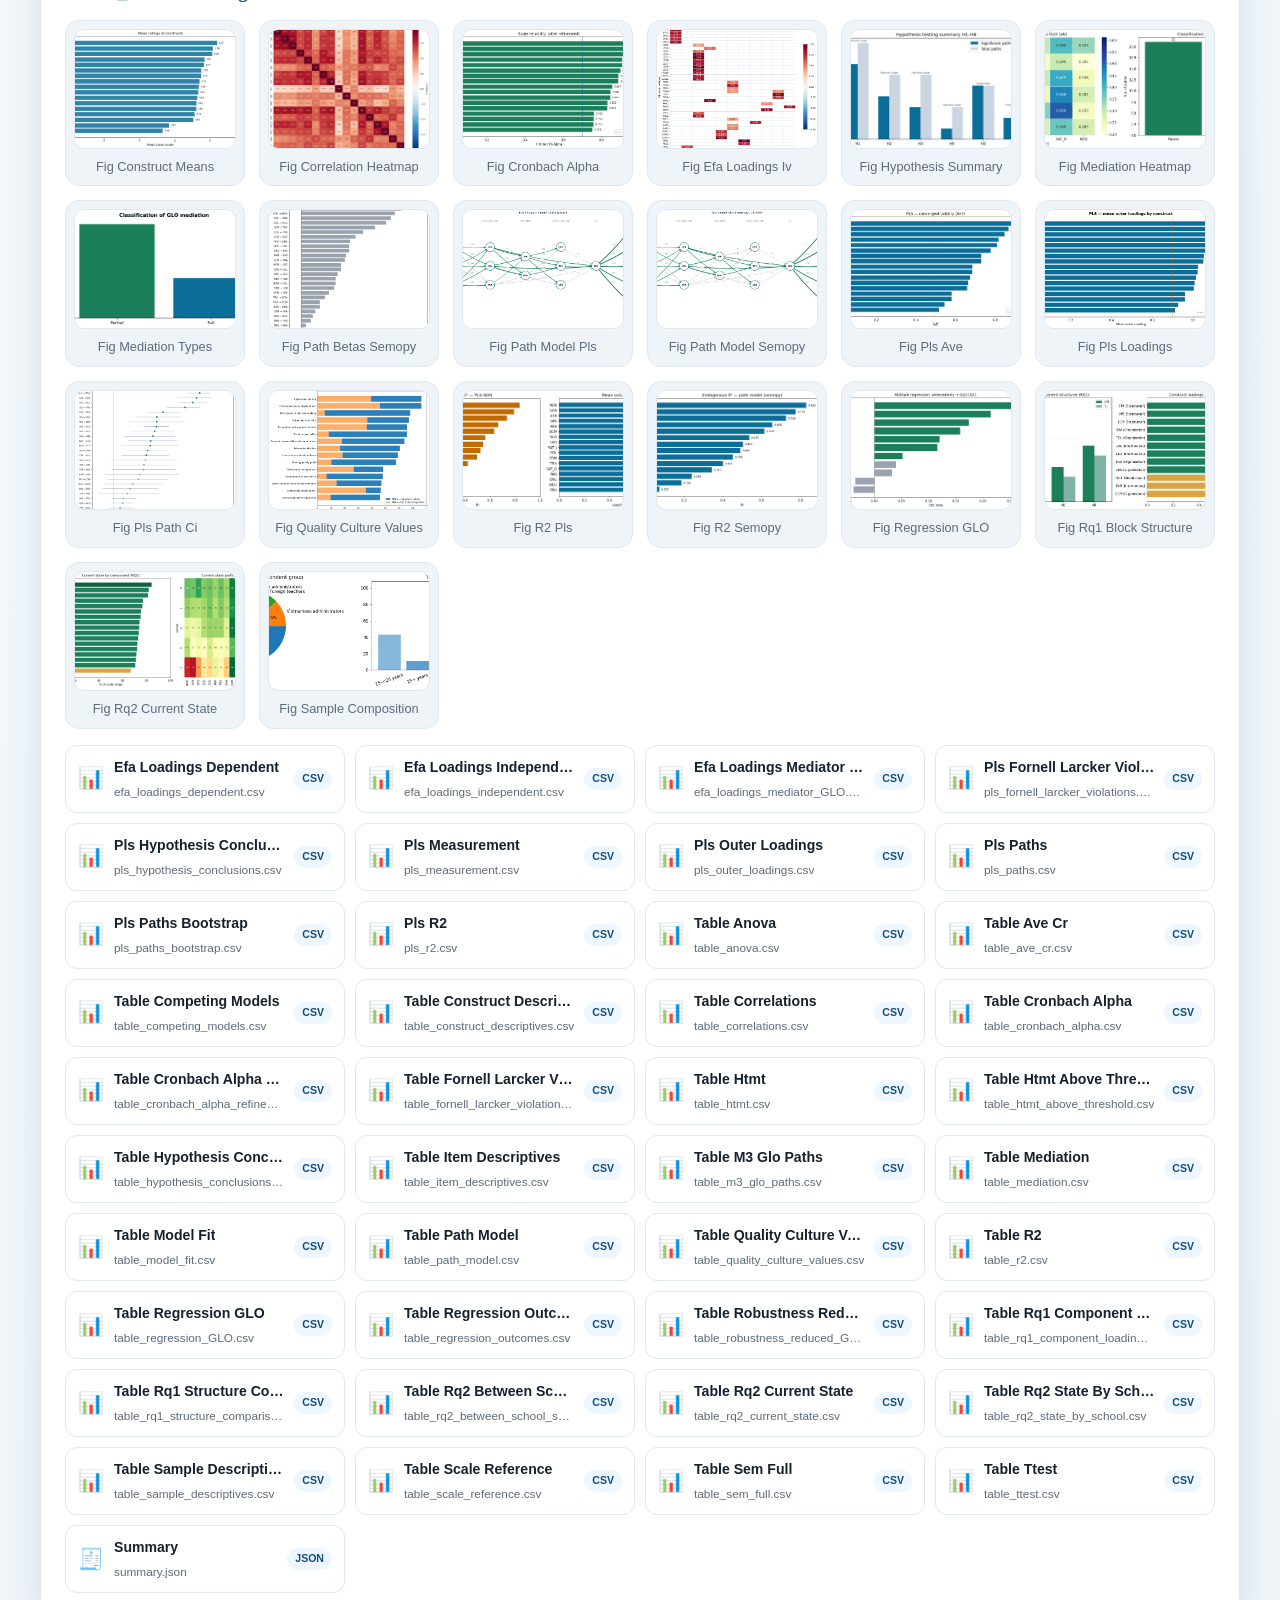
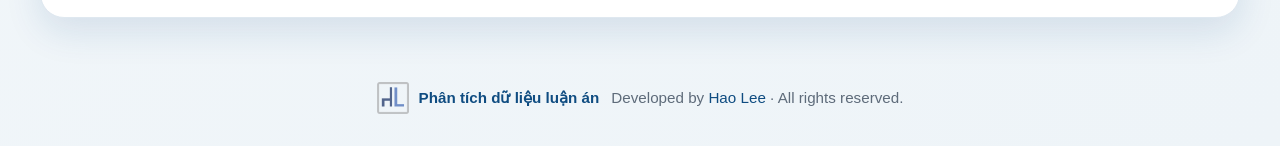
<file: quanti.html>
<!DOCTYPE html>
<html lang="vi">
<head>
  <meta charset="utf-8" />
  <meta name="viewport" content="width=device-width, initial-scale=1" />
  <title>Định lượng - Quanti</title>
  <link rel="stylesheet" href="styles.css" />
</head>
<body>
  <header>
    <nav>
      <div class="brand">
        <img class="brand-logo" src="img/logo00.png" alt="Logo nghiên cứu" />
        <span>Định lượng</span>
      </div>
      <div class="nav-links">
        <a href="index.html">Trang chủ</a>
        <a href="quanti.html">Định lượng</a>
        <a href="quali.html">Định tính AI</a>
        <a href="mixed.html">Mixed methods</a>
        <a href="inventory.html">Danh mục dữ liệu</a>
      </div>
    </nav>
  </header>

  <main>
    <section class="hero">
      <div>
        <span class="eyebrow">Folder 01 · Quanti</span>
        <h1>Định lượng: code, kết quả và giải thích được tách rõ</h1>
        <p>Nhánh này tập trung vào mô tả thực trạng, kiểm định thang đo, đánh giá mô hình, kết quả MI/cluster và các tài liệu giải thích cho chuyên đề về văn hóa chất lượng.</p>
      </div>
      <div class="hero-panel">
        <div class="stat"><strong>Code</strong><span>HTML báo cáo và phân tích</span></div>
        <div class="stat"><strong>Kết quả</strong><span>ML/SEM/MI/cluster outputs</span></div>
        <div class="stat"><strong>Giải thích</strong><span>Markdown thuyết minh phương pháp</span></div>
      </div>
    </section>

    <section class="module-panel">
      <div class="module-grid">
        <article class="info-card">
          <div class="icon">01</div>
          <h3>Code</h3>
          <ul>
            <li><a href="viewer.html?type=html&file=Quanti/Phan_Tich_VHCL.html">Phân tích VHCL</a></li>
            <li><a href="viewer.html?type=html&file=Quanti/Quality_Culture_Analysis_EN.html">Quality Culture Analysis (EN)</a></li>
          </ul>
        </article>
        <article class="info-card">
          <div class="icon">02</div>
          <h3>Kết quả</h3>
          <ul>
            <li><a href="viewer.html?type=html&file=Quanti/mi_cluster_executed.html">MI cluster report</a></li>
            <li><a href="#quanti-explorer">Thư viện ảnh & bảng dữ liệu (results_en, ket_qua, MI cluster)</a></li>
          </ul>
        </article>
        <article class="info-card">
          <div class="icon">03</div>
          <h3>Giải thích</h3>
          <ul>
            <li><a href="viewer.html?type=md&file=Quanti/Tai_Lieu_Giai_Thich/01_Giai_Thich_Phuong_Phap_Va_Phan_Tich.md">Tài liệu giải thích phương pháp</a></li>
            <li><a href="viewer.html?type=md&file=Quanti/Tai_Lieu_Giai_Thich/02_Tu_Dien_Thuat_Ngu_Chuyen_Mon.md">Từ điển thuật ngữ chuyên môn</a></li>
            <li><a href="viewer.html?type=md&file=Quanti/Tai_Lieu_Giai_Thich/03_Danh_Gia_Nghien_Cuu_Va_Kha_Nang_Cong_Bo_Q1_Q2.md">Đánh giá nghiên cứu và khả năng công bố</a></li>
            <li><a href="viewer.html?type=md&file=Quanti/Tai_Lieu_Giai_Thich/04_Huong_Dan_Chay_Notebook_Va_Quy_Trinh_Moi.md">Hướng dẫn chạy notebook và quy trình mới</a></li>
          </ul>
        </article>
      </div>
    </section>

    <section class="section panel">
      <h2>Kho dữ liệu</h2>
      <div class="file-list">
        <div class="item"><strong>HTML chính</strong><br /><a href="viewer.html?type=html&file=Quanti/Phan_Tich_VHCL.html">Quanti/Phan_Tich_VHCL.html</a><br /><a href="viewer.html?type=html&file=Quanti/Quality_Culture_Analysis_EN.html">Quanti/Quality_Culture_Analysis_EN.html</a><br /><a href="viewer.html?type=html&file=Quanti/mi_cluster_executed.html">Quanti/mi_cluster_executed.html</a></div>
        <div class="item"><strong>Thư mục kết quả</strong><br /><a href="#quanti-explorer">results_en/</a><br /><a href="#quanti-explorer">ket_qua/</a><br /><a href="#quanti-explorer">ket_qua_MI_Cluster/</a></div>
      </div>
    </section>

    <section class="section panel">
      <h2>Trực quan hóa toàn bộ kết quả</h2>
      <p style="color: var(--muted); margin-top: -4px;">Toàn bộ hình ảnh, bảng CSV và tệp JSON trong ba thư mục kết quả định lượng — bấm vào ảnh để phóng to, bấm vào tệp dữ liệu để xem dạng bảng/biểu tương tác.</p>
      <div id="quanti-explorer"></div>
    </section>
  </main>

  <footer>
    <div class="site-footer-brand">
      <img src="img/logo.png" alt="Logo" />
      <span>Phân tích dữ liệu luận án</span>
    </div>
    <div>Developed by <a href="https://haolaoshi.site/#" target="_blank" rel="noopener">Hao Lee</a> · All rights reserved.</div>
  </footer>

  <script src="assets.js"></script>
  <script>
    renderAssetExplorer('quanti-explorer', [
      {
        label: 'ket_qua/ · Thống kê chính (VN)',
        folder: 'Quanti/ket_qua',
        images: [
          "Quanti/ket_qua/hinh_co_cau_mau.png",
          "Quanti/ket_qua/hinh_cronbach_alpha.png",
          "Quanti/ket_qua/hinh_efa_loadings_iv.png",
          "Quanti/ket_qua/hinh_gia_tri_VHCL.png",
          "Quanti/ket_qua/hinh_hoi_quy_GLO.png",
          "Quanti/ket_qua/hinh_mo_hinh_path_pls.png",
          "Quanti/ket_qua/hinh_mo_hinh_path_semopy.png",
          "Quanti/ket_qua/hinh_path_betas_semopy.png",
          "Quanti/ket_qua/hinh_pls_ave.png",
          "Quanti/ket_qua/hinh_pls_loadings.png",
          "Quanti/ket_qua/hinh_pls_path_ci.png",
          "Quanti/ket_qua/hinh_r2_pls.png",
          "Quanti/ket_qua/hinh_r2_semopy.png",
          "Quanti/ket_qua/hinh_rq1_cau_truc_khoi.png",
          "Quanti/ket_qua/hinh_rq2_thuc_trang.png",
          "Quanti/ket_qua/hinh_tong_hop_gia_thuyet.png",
          "Quanti/ket_qua/hinh_trung_binh_thang_do.png",
          "Quanti/ket_qua/hinh_trung_gian_heatmap.png",
          "Quanti/ket_qua/hinh_trung_gian_loai.png",
          "Quanti/ket_qua/hinh_tuong_quan.png"
        ],
        data: [
          "Quanti/ket_qua/bang_anova.csv",
          "Quanti/ket_qua/bang_ave_cr.csv",
          "Quanti/ket_qua/bang_cronbach_alpha.csv",
          "Quanti/ket_qua/bang_cronbach_alpha_sau_hieu_chinh.csv",
          "Quanti/ket_qua/bang_do_phu_hop.csv",
          "Quanti/ket_qua/bang_fornell_larcker_viph.csv",
          "Quanti/ket_qua/bang_gia_tri_VHCL.csv",
          "Quanti/ket_qua/bang_hoi_quy_GLO.csv",
          "Quanti/ket_qua/bang_hoi_quy_ket_qua.csv",
          "Quanti/ket_qua/bang_htmt.csv",
          "Quanti/ket_qua/bang_htmt_vuot_nguong.csv",
          "Quanti/ket_qua/bang_ket_luan_gia_thuyet.csv",
          "Quanti/ket_qua/bang_m3_glo_paths.csv",
          "Quanti/ket_qua/bang_mo_hinh_canh_tranh.csv",
          "Quanti/ket_qua/bang_mo_ta_bien_quan_sat.csv",
          "Quanti/ket_qua/bang_mo_ta_mau.csv",
          "Quanti/ket_qua/bang_mo_ta_thang_do.csv",
          "Quanti/ket_qua/bang_path_model.csv",
          "Quanti/ket_qua/bang_r2.csv",
          "Quanti/ket_qua/bang_robustness_GLO_rut_gon.csv",
          "Quanti/ket_qua/bang_rq1_so_sanh_cau_truc.csv",
          "Quanti/ket_qua/bang_rq1_tai_cau_phan.csv",
          "Quanti/ket_qua/bang_rq2_muc_thuc_trang.csv",
          "Quanti/ket_qua/bang_rq2_phan_hoa_giua_truong.csv",
          "Quanti/ket_qua/bang_rq2_thuc_trang_theo_truong.csv",
          "Quanti/ket_qua/bang_sem_full.csv",
          "Quanti/ket_qua/bang_thang_do_tham_chieu.csv",
          "Quanti/ket_qua/bang_trung_gian.csv",
          "Quanti/ket_qua/bang_ttest.csv",
          "Quanti/ket_qua/bang_tuong_quan.csv",
          "Quanti/ket_qua/efa_loadings_doc_lap.csv",
          "Quanti/ket_qua/efa_loadings_phu_thuoc.csv",
          "Quanti/ket_qua/efa_loadings_trung_gian_GLO.csv",
          "Quanti/ket_qua/pls_fornell_larcker_viph.csv",
          "Quanti/ket_qua/pls_ket_luan_gia_thuyet.csv",
          "Quanti/ket_qua/pls_measurement.csv",
          "Quanti/ket_qua/pls_outer_loadings.csv",
          "Quanti/ket_qua/pls_paths.csv",
          "Quanti/ket_qua/pls_paths_bootstrap.csv",
          "Quanti/ket_qua/pls_r2.csv",
          "Quanti/ket_qua/paper2_extra.json",
          "Quanti/ket_qua/summary.json"
        ]
      },
      {
        label: 'ket_qua_MI_Cluster/ · Bất biến đo lường & cluster-robust',
        folder: 'Quanti/ket_qua_MI_Cluster',
        images: [],
        data: [
          "Quanti/ket_qua_MI_Cluster/00_scale_reference.csv",
          "Quanti/ket_qua_MI_Cluster/CL_01_ICC.csv",
          "Quanti/ket_qua_MI_Cluster/CL_02_cluster_robust.csv",
          "Quanti/ket_qua_MI_Cluster/CL_03_GLO_cluster_robust.csv",
          "Quanti/ket_qua_MI_Cluster/CL_04_mixed_model.csv",
          "Quanti/ket_qua_MI_Cluster/MI_01_configural.csv",
          "Quanti/ket_qua_MI_Cluster/MI_02_congruence.csv",
          "Quanti/ket_qua_MI_Cluster/MI_03_DIF_screening.csv",
          "Quanti/ket_qua_MI_Cluster/MI_04_role_congruence.csv",
          "Quanti/ket_qua_MI_Cluster/nationality_mediation.json",
          "Quanti/ket_qua_MI_Cluster/summary_MI_cluster.json"
        ]
      },
      {
        label: 'results_en/ · Bản tiếng Anh',
        folder: 'Quanti/results_en',
        images: [
          "Quanti/results_en/fig_construct_means.png",
          "Quanti/results_en/fig_correlation_heatmap.png",
          "Quanti/results_en/fig_cronbach_alpha.png",
          "Quanti/results_en/fig_efa_loadings_iv.png",
          "Quanti/results_en/fig_hypothesis_summary.png",
          "Quanti/results_en/fig_mediation_heatmap.png",
          "Quanti/results_en/fig_mediation_types.png",
          "Quanti/results_en/fig_path_betas_semopy.png",
          "Quanti/results_en/fig_path_model_pls.png",
          "Quanti/results_en/fig_path_model_semopy.png",
          "Quanti/results_en/fig_pls_ave.png",
          "Quanti/results_en/fig_pls_loadings.png",
          "Quanti/results_en/fig_pls_path_ci.png",
          "Quanti/results_en/fig_quality_culture_values.png",
          "Quanti/results_en/fig_r2_pls.png",
          "Quanti/results_en/fig_r2_semopy.png",
          "Quanti/results_en/fig_regression_GLO.png",
          "Quanti/results_en/fig_rq1_block_structure.png",
          "Quanti/results_en/fig_rq2_current_state.png",
          "Quanti/results_en/fig_sample_composition.png"
        ],
        data: [
          "Quanti/results_en/efa_loadings_dependent.csv",
          "Quanti/results_en/efa_loadings_independent.csv",
          "Quanti/results_en/efa_loadings_mediator_GLO.csv",
          "Quanti/results_en/pls_fornell_larcker_violations.csv",
          "Quanti/results_en/pls_hypothesis_conclusions.csv",
          "Quanti/results_en/pls_measurement.csv",
          "Quanti/results_en/pls_outer_loadings.csv",
          "Quanti/results_en/pls_paths.csv",
          "Quanti/results_en/pls_paths_bootstrap.csv",
          "Quanti/results_en/pls_r2.csv",
          "Quanti/results_en/table_anova.csv",
          "Quanti/results_en/table_ave_cr.csv",
          "Quanti/results_en/table_competing_models.csv",
          "Quanti/results_en/table_construct_descriptives.csv",
          "Quanti/results_en/table_correlations.csv",
          "Quanti/results_en/table_cronbach_alpha.csv",
          "Quanti/results_en/table_cronbach_alpha_refined.csv",
          "Quanti/results_en/table_fornell_larcker_violations.csv",
          "Quanti/results_en/table_htmt.csv",
          "Quanti/results_en/table_htmt_above_threshold.csv",
          "Quanti/results_en/table_hypothesis_conclusions.csv",
          "Quanti/results_en/table_item_descriptives.csv",
          "Quanti/results_en/table_m3_glo_paths.csv",
          "Quanti/results_en/table_mediation.csv",
          "Quanti/results_en/table_model_fit.csv",
          "Quanti/results_en/table_path_model.csv",
          "Quanti/results_en/table_quality_culture_values.csv",
          "Quanti/results_en/table_r2.csv",
          "Quanti/results_en/table_regression_GLO.csv",
          "Quanti/results_en/table_regression_outcomes.csv",
          "Quanti/results_en/table_robustness_reduced_GLO.csv",
          "Quanti/results_en/table_rq1_component_loadings.csv",
          "Quanti/results_en/table_rq1_structure_comparison.csv",
          "Quanti/results_en/table_rq2_between_school_spread.csv",
          "Quanti/results_en/table_rq2_current_state.csv",
          "Quanti/results_en/table_rq2_state_by_school.csv",
          "Quanti/results_en/table_sample_descriptives.csv",
          "Quanti/results_en/table_scale_reference.csv",
          "Quanti/results_en/table_sem_full.csv",
          "Quanti/results_en/table_ttest.csv",
          "Quanti/results_en/summary.json"
        ]
      }
    ]);
  </script>
</body>
</html>
</file>
<file: styles.css>
:root {
  --bg: #f4f7fb;
  --surface: #ffffff;
  --surface-2: #eef4f8;
  --text: #16212d;
  --muted: #5e6b7a;
  --accent: #0f4c81;
  --accent-2: #2b7a9b;
  --accent-3: #7c93a8;
  --border: #dfe8f0;
  --shadow: 0 14px 36px rgba(15, 76, 129, 0.12);
}

* { box-sizing: border-box; }
html { scroll-behavior: smooth; }
body {
  margin: 0;
  min-height: 100vh;
  display: flex;
  flex-direction: column;
  font-family: "Segoe UI", "Noto Sans", "Arial Unicode MS", "Arial", sans-serif;
  color: var(--text);
  background: linear-gradient(135deg, #f7fafc 0%, #eef4f8 100%);
  line-height: 1.7;
}
a { color: var(--accent); text-decoration: none; }
a:hover { text-decoration: underline; }
header {
  background: linear-gradient(135deg, var(--accent) 0%, var(--accent-2) 100%);
  color: white;
  padding: 22px 24px 28px;
}
nav {
  max-width: 1200px;
  margin: 0 auto;
  display: flex;
  justify-content: space-between;
  align-items: center;
  gap: 16px;
  flex-wrap: wrap;
}
nav .brand {
  display: flex;
  align-items: center;
  gap: 10px;
  font-weight: 700;
  font-size: 1rem;
  letter-spacing: 0.14em;
  text-transform: uppercase;
}
.brand-logo { 
  height: 48px;
  object-fit: contain;  
  padding: 4px;
}
nav .nav-links { display: flex; gap: 10px; flex-wrap: wrap; }
nav .nav-links a {
  color: white;
  padding: 8px 10px;
  border-radius: 999px;
  opacity: 0.95;
}
nav .nav-links a:hover {
  background: rgba(255,255,255,0.16);
  text-decoration: none;
}
main {
  width: min(1200px, calc(100% - 32px));
  margin: -10px auto 0;
  padding: 0 0 56px;
  flex: 1;
}
.hero, .module-panel, .info-card, .panel {
  background: var(--surface);
  border: 1px solid var(--border);
  border-radius: 24px;
  box-shadow: var(--shadow);
}
.hero {
  padding: 34px 34px 30px;
  display: grid;
  grid-template-columns: 1.4fr 0.9fr;
  gap: 24px;
  align-items: start;
}
.hero h1, .module-panel h2, .info-card h3, .panel h2 {
  font-family: Georgia, "Times New Roman", serif;
  line-height: 1.25;
}
.hero h1 {
  font-size: clamp(1.7rem, 2.4vw, 2.4rem);
  margin: 6px 0 12px;
}
.hero p { color: var(--muted); margin: 0; }
.eyebrow {
  display: inline-block;
  padding: 5px 10px;
  border-radius: 999px;
  background: #eef6ff;
  color: var(--accent);
  font-size: 0.78rem;
  font-weight: 700;
  letter-spacing: 0.08em;
  text-transform: uppercase;
}
.eyebrow.dark { background: #f0f5f9; color: var(--accent-2); }
.hero-actions { display: flex; gap: 10px; flex-wrap: wrap; margin-top: 18px; }
.btn {
  display: inline-flex;
  align-items: center;
  justify-content: center;
  padding: 10px 14px;
  border-radius: 999px;
  font-weight: 600;
  border: 1px solid transparent;
}
.btn-primary { background: var(--accent); color: white; }
.btn-secondary { background: #f4f8fb; color: var(--accent); border-color: var(--border); }
.hero-panel {
  background: linear-gradient(145deg, #f8fbff 0%, #eef6ff 100%);
  border: 1px solid var(--border);
  border-radius: 20px;
  padding: 18px;
}
.hero-panel .stat {
  display: flex;
  justify-content: space-between;
  gap: 10px;
  padding: 12px 0;
  border-bottom: 1px solid var(--border);
}
.hero-panel .stat:last-child { border-bottom: none; }
.hero-panel strong { font-size: 1rem; }
.hero-panel span { color: var(--muted); font-size: 0.92rem; }
.module-panel { padding: 24px; margin-top: 24px; }
.module-head {
  display: flex;
  justify-content: space-between;
  align-items: start;
  gap: 12px;
  margin-bottom: 16px;
}
.module-head p { margin: 6px 0 0; color: var(--muted); }
.chip {
  display: inline-flex;
  align-items: center;
  padding: 8px 12px;
  background: #f4f8fb;
  border: 1px solid var(--border);
  border-radius: 999px;
  color: var(--accent);
  font-size: 0.9rem;
  white-space: nowrap;
}
.module-grid {
  display: grid;
  grid-template-columns: repeat(3, minmax(0, 1fr));
  gap: 16px;
}
.info-card { padding: 18px; }
.info-card .icon {
  width: 42px;
  height: 42px;
  border-radius: 12px;
  display: grid;
  place-items: center;
  background: linear-gradient(135deg, var(--accent) 0%, var(--accent-2) 100%);
  color: white;
  font-weight: 700;
  margin-bottom: 10px;
}
.info-card ul { padding-left: 18px; margin: 0; }
.info-card li { margin-bottom: 7px; }
.section { margin-top: 24px; }
.panel { padding: 24px; }
.file-list {
  display: grid;
  grid-template-columns: repeat(2, minmax(0, 1fr));
  gap: 12px;
}
.file-list .item {
  background: var(--surface-2);
  border: 1px solid var(--border);
  border-radius: 16px;
  padding: 12px 14px;
  font-size: 0.95rem;
  word-break: break-word;
}
.asset-grid {
  display: grid;
  grid-template-columns: repeat(2, minmax(0, 1fr));
  gap: 16px;
  margin-top: 16px;
}
.asset-card {
  background: var(--surface-2);
  border: 1px solid var(--border);
  border-radius: 18px;
  padding: 14px;
}
.asset-card img {
  width: 100%;
  max-height: 240px;
  object-fit: contain;
  border-radius: 12px;
  background: white;
  border: 1px solid var(--border);
  margin-bottom: 10px;
}
.asset-list {
  display: flex;
  flex-direction: column;
  gap: 8px;
}
.asset-link {
  display: inline-flex;
  justify-content: space-between;
  align-items: center;
  padding: 8px 10px;
  border: 1px solid var(--border);
  border-radius: 10px;
  background: white;
  color: var(--accent);
  text-decoration: none;
}
.asset-link:hover {
  text-decoration: none;
  background: #f4f8fb;
}
footer {
  max-width: 1200px;
  margin: 0 auto;
  display: flex;
  justify-content: space-between;
  align-items: center;
  flex-wrap: wrap;
  gap: 12px;
  color: var(--muted);
  padding: 8px 16px 32px;
  font-size: 0.95rem;
}
.site-footer-brand {
  display: flex;
  align-items: center;
  gap: 10px;
  font-weight: 600;
  color: var(--accent);
}
.site-footer-brand img {
  width: 32px;
  height: 32px;
  object-fit: contain;
}
@media (max-width: 900px) {
  .hero, .module-grid, .file-list, .asset-grid { grid-template-columns: 1fr; }
  .hero { padding: 24px; }
  .module-head { flex-direction: column; }
  header { padding: 18px 16px 24px; }
  main { width: min(100%, calc(100% - 20px)); }
  footer { justify-content: center; text-align: center; }
}

/* Asset explorer (image gallery + CSV/JSON cards) */
.explorer-search { margin: 4px 0 22px; }
.explorer-search input {
  width: 100%;
  padding: 12px 18px;
  border-radius: 999px;
  border: 1px solid var(--border);
  background: var(--surface-2);
  font-size: 0.95rem;
  color: var(--text);
}
.explorer-search input:focus { outline: 2px solid var(--accent-2); outline-offset: 1px; }
.explorer-group { margin-top: 30px; }
.explorer-group:first-of-type { margin-top: 0; }
.explorer-group-head {
  display: flex;
  justify-content: space-between;
  align-items: center;
  gap: 10px;
  margin-bottom: 12px;
  flex-wrap: wrap;
}
.explorer-group-head h3 {
  margin: 0;
  font-family: Georgia, "Times New Roman", serif;
  color: var(--accent);
}
.explorer-group-empty { color: var(--muted); font-size: 0.9rem; padding: 10px 0 20px; }
.gallery-grid {
  display: grid;
  grid-template-columns: repeat(auto-fill, minmax(180px, 1fr));
  gap: 14px;
  margin-bottom: 16px;
}
.gallery-card {
  margin: 0;
  padding: 8px;
  background: var(--surface-2);
  border: 1px solid var(--border);
  border-radius: 14px;
  cursor: zoom-in;
  transition: transform 0.15s ease, box-shadow 0.15s ease;
}
.gallery-card:hover { transform: translateY(-3px); box-shadow: var(--shadow); }
.gallery-card img {
  width: 100%;
  height: 120px;
  object-fit: cover;
  border-radius: 10px;
  background: white;
  border: 1px solid var(--border);
  display: block;
}
.gallery-card figcaption {
  font-size: 0.8rem;
  color: var(--muted);
  margin-top: 7px;
  text-align: center;
  white-space: nowrap;
  overflow: hidden;
  text-overflow: ellipsis;
}
.data-grid {
  display: grid;
  grid-template-columns: repeat(auto-fill, minmax(230px, 1fr));
  gap: 10px;
}
.data-card {
  display: flex;
  align-items: center;
  gap: 10px;
  padding: 10px 12px;
  background: white;
  border: 1px solid var(--border);
  border-radius: 12px;
  color: var(--text);
  text-decoration: none;
}
.data-card:hover { border-color: var(--accent-2); text-decoration: none; background: #f4f8fb; }
.data-icon { font-size: 1.3rem; line-height: 1; }
.data-meta { display: flex; flex-direction: column; gap: 2px; overflow: hidden; min-width: 0; }
.data-meta strong { font-size: 0.88rem; white-space: nowrap; overflow: hidden; text-overflow: ellipsis; }
.data-meta small { color: var(--muted); font-size: 0.74rem; white-space: nowrap; overflow: hidden; text-overflow: ellipsis; }
.data-badge {
  margin-left: auto;
  font-size: 0.66rem;
  font-weight: 700;
  padding: 2px 8px;
  border-radius: 999px;
  background: #eef6ff;
  color: var(--accent);
  white-space: nowrap;
}

/* Lightbox for gallery images */
.lightbox {
  position: fixed;
  inset: 0;
  background: rgba(10, 20, 30, 0.88);
  display: none;
  align-items: center;
  justify-content: center;
  z-index: 1000;
  padding: 40px;
}
.lightbox.open { display: flex; }
.lightbox figure { margin: 0; max-width: min(90vw, 1100px); text-align: center; }
.lightbox img { max-width: 100%; max-height: 78vh; border-radius: 10px; background: white; }
.lightbox figcaption { color: #eef6ff; margin-top: 12px; font-size: 0.9rem; }
.lightbox-close, .lightbox-prev, .lightbox-next {
  position: absolute;
  background: rgba(255,255,255,0.12);
  color: white;
  border: none;
  border-radius: 999px;
  width: 44px;
  height: 44px;
  font-size: 1.3rem;
  cursor: pointer;
}
.lightbox-close:hover, .lightbox-prev:hover, .lightbox-next:hover { background: rgba(255,255,255,0.25); }
.lightbox-close { top: 24px; right: 24px; }
.lightbox-prev { left: 24px; top: 50%; transform: translateY(-50%); }
.lightbox-next { right: 24px; top: 50%; transform: translateY(-50%); }
@media (max-width: 640px) {
  .lightbox { padding: 16px; }
  .lightbox-prev, .lightbox-next { width: 36px; height: 36px; }
  .lightbox-close { width: 36px; height: 36px; top: 12px; right: 12px; }
}
</file>
